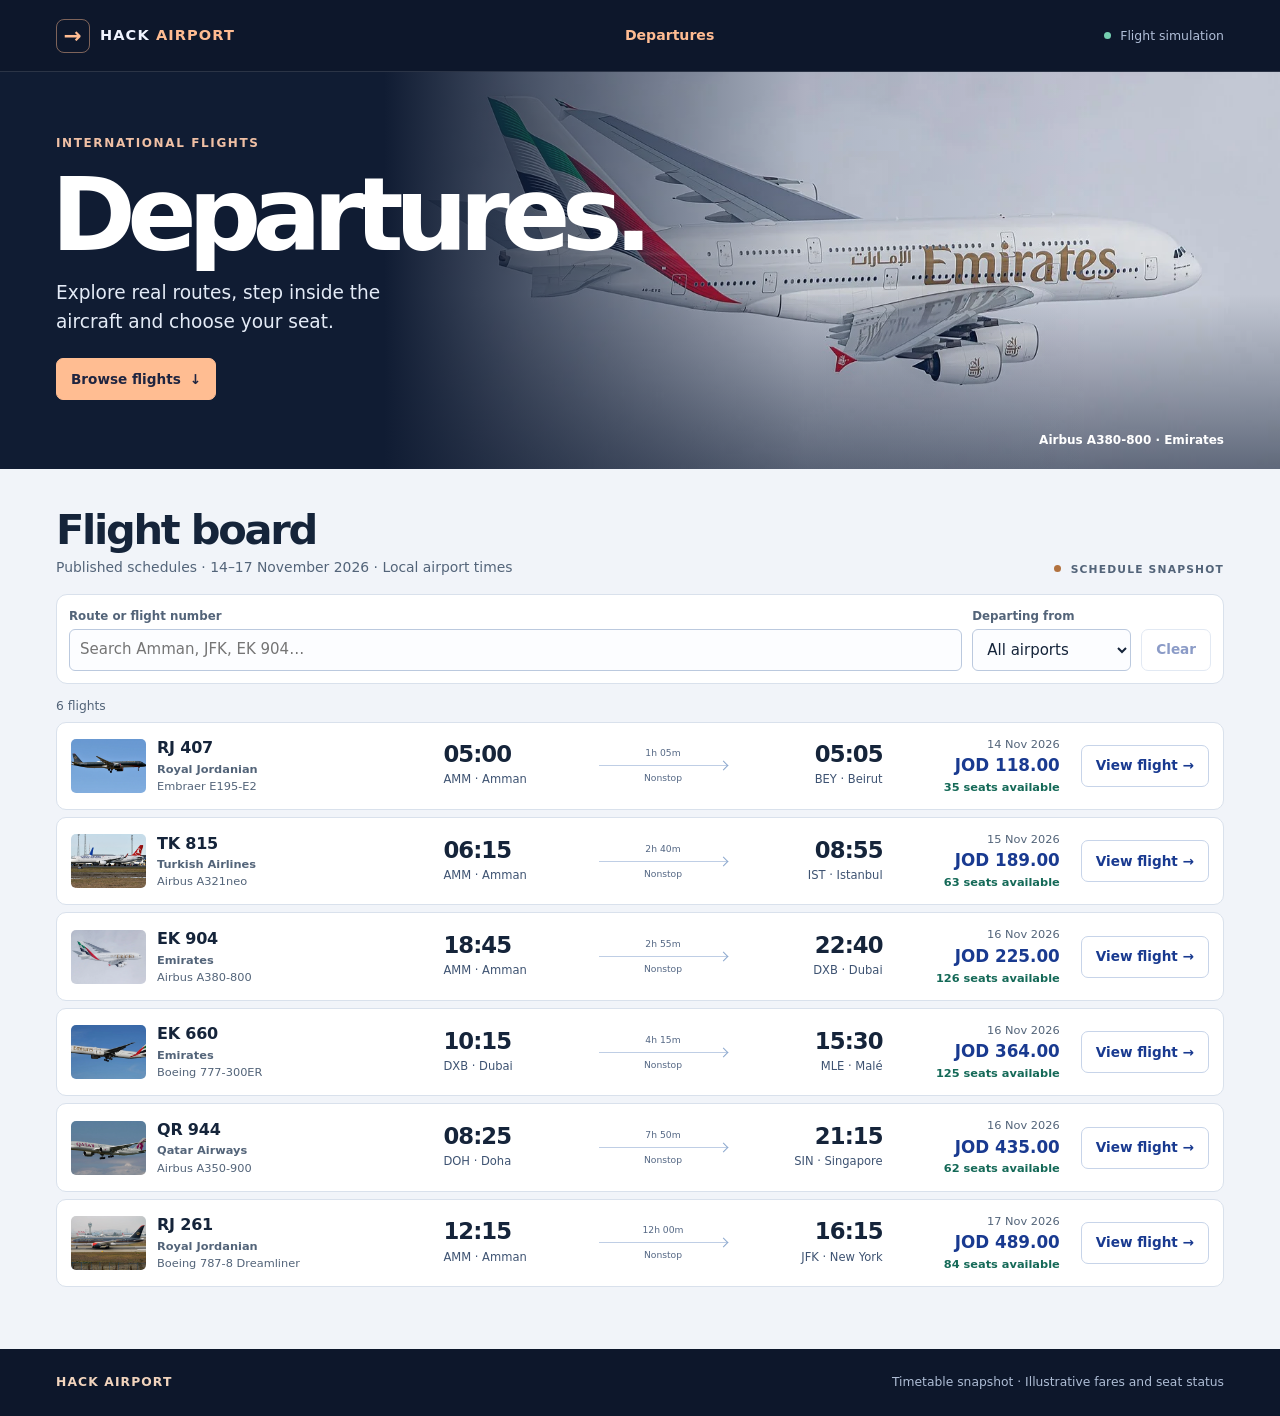
<file: projects/hack-airport-lab/index.html>
<!doctype html>
<html lang="en">
<head>
  <meta charset="utf-8">
  <meta name="viewport" content="width=device-width, initial-scale=1">
  <meta name="description" content="Browse published international flight examples and select a seat in an interactive aircraft cabin.">
  <meta name="theme-color" content="#101a2d">
  <title>Hack Airport · Departures</title>
  <link rel="stylesheet" href="assets/airport.css">
  <script defer src="assets/flights.js"></script>
  <script defer src="assets/booking.js"></script>
  <script defer src="assets/board.js"></script>
</head>
<body class="board-page">
  <a class="skip" href="#departures">Skip to departures</a>
  <header class="topbar">
    <div class="container nav">
      <a class="brand" href="index.html" aria-label="Hack Airport home"><span class="brand-mark" aria-hidden="true">→</span><span>HACK <b>AIRPORT</b></span></a>
      <nav aria-label="Main navigation"><a href="#departures" aria-current="page">Departures</a></nav>
      <span class="nav-status"><i></i> Flight simulation</span>
    </div>
  </header>
  <main>
    <section class="terminal-hero" aria-labelledby="page-title">
      <div id="hero-photo" class="hero-photo"></div>
      <div class="container terminal-inner">
        <div class="terminal-copy">
          <p class="terminal-label">INTERNATIONAL FLIGHTS</p>
          <h1 id="page-title">Departures.</h1>
          <p>Explore real routes, step inside the aircraft and choose your seat.</p>
          <a class="button primary" href="#departures">Browse flights <span aria-hidden="true">↓</span></a>
        </div>
        <div class="hero-caption" id="hero-caption"></div>
      </div>
    </section>
    <section id="departures" class="container departures" aria-labelledby="board-title">
      <div class="section-heading">
        <div><h2 id="board-title">Flight board</h2><p>Published schedules · 14–17 November 2026 · Local airport times</p></div>
        <span class="board-label"><i></i> SCHEDULE SNAPSHOT</span>
      </div>
      <div class="board-controls">
        <div class="search-field"><label for="flight-search">Route or flight number</label><input id="flight-search" type="search" placeholder="Search Amman, JFK, EK 904…" autocomplete="off"></div>
        <div><label for="origin-filter">Departing from</label><select id="origin-filter"><option value="">All airports</option></select></div>
        <button id="clear-filters" type="button" class="button secondary" disabled>Clear</button>
      </div>
      <p id="flight-count" class="flight-count" role="status"></p>
      <div id="flight-list" class="flight-list"></div>
      <noscript><p class="empty">Enable JavaScript to browse the schedules.</p></noscript>
    </section>
  </main>
  <footer class="site-footer"><div class="container"><a href="index.html">HACK AIRPORT</a><span>Timetable snapshot · Illustrative fares and seat status</span></div></footer>
</body>
</html>
</file>
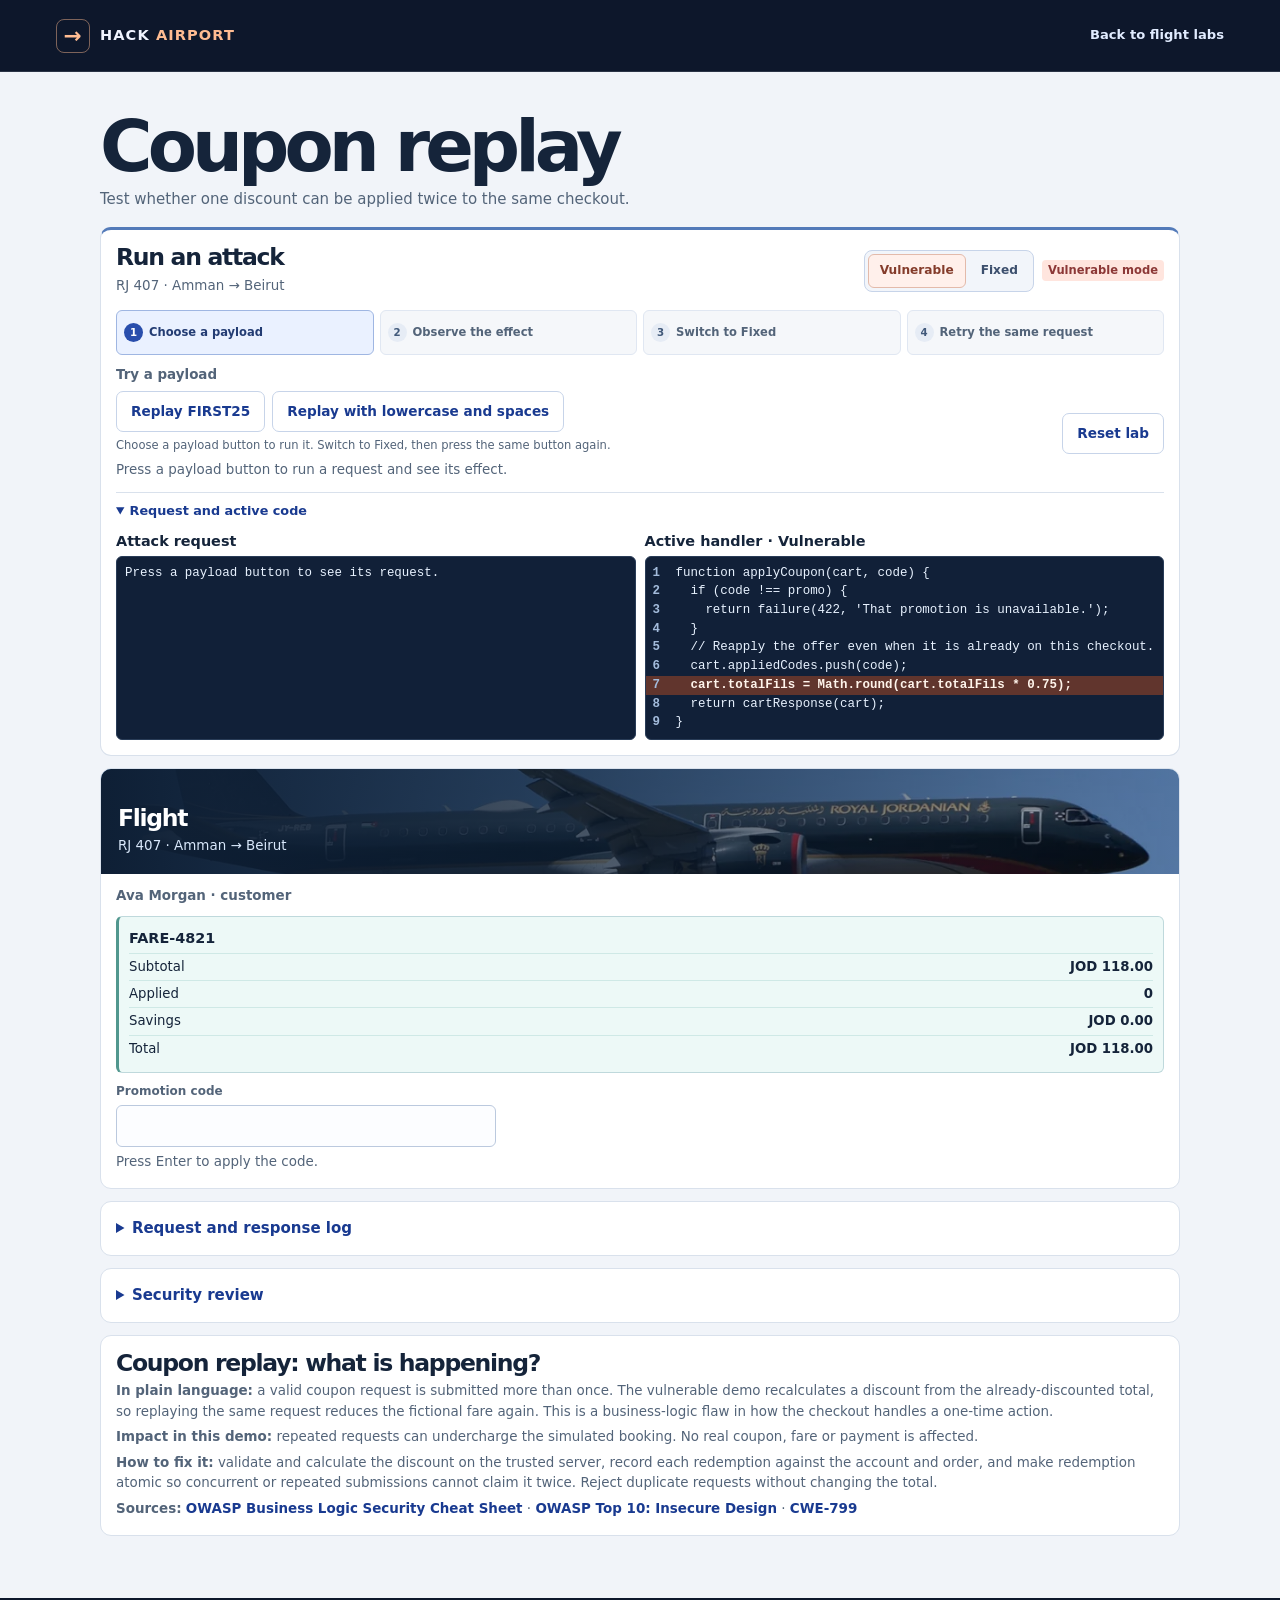
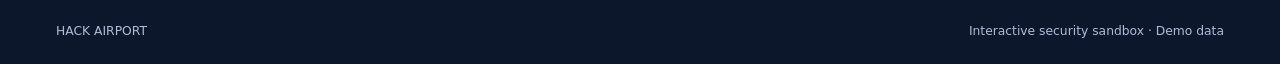
<file: projects/hack-airport-lab/checkout.html>
<!doctype html>
<html lang="en">
<head>
  <meta charset="utf-8">
  <meta name="viewport" content="width=device-width, initial-scale=1">
  <meta name="result-site" content="https://osamaalsmadi.github.io/osamaalsmadi/">
  <meta name="theme-color" content="#101315">
  <title>Flight checkout | Hack Airport</title>
  <link rel="stylesheet" href="assets/airport.css">
  <script defer src="assets/flights.js"></script>
  <script defer src="assets/security.js"></script>
  <script defer src="assets/labs.js"></script>
</head>
<body data-lab="coupon">
  <a class="skip" href="#main">Skip to content</a>
  <header class="topbar"><div class="container nav">
    <a href="index.html" class="brand" aria-label="Hack Airport home"><span class="brand-mark" aria-hidden="true">→</span><span>HACK <b>AIRPORT</b></span></a>
    <a class="lab-return" data-return href="index.html">Back to departures</a>
  </div></header>
  <main id="main" class="container lab-page">
    <section class="lab-title">
      <div><h1>Coupon replay</h1><p>Test whether one discount can be applied twice to the same checkout.</p></div>
    </section>
    <section class="lab-panel guided-lab" aria-labelledby="guided-title">
      <div class="guided-head">
        <div><h2 id="guided-title">Run an attack</h2><p id="guided-flight"></p></div>
        <div class="mode-controls">
          <div class="mode-switch" role="group" aria-label="Vulnerability mode">
            <button type="button" class="mode-choice" data-mode-select="vulnerable" aria-pressed="true">Vulnerable</button>
            <button type="button" class="mode-choice" data-mode-select="fixed" aria-pressed="false">Fixed</button>
          </div>
          <span id="mode-state" class="mode-badge" role="status">Vulnerable mode</span>
        </div>
      </div>
      <ol class="lab-steps" aria-label="Lab progress">
        <li aria-current="step"><span>1</span> Choose a payload</li>
        <li><span>2</span> Observe the effect</li>
        <li><span>3</span> Switch to Fixed</li>
        <li><span>4</span> Retry the same request</li>
      </ol>
      <div class="guided-controls">
        <div class="lab-field payload-field">
          <p id="attack-label" class="payload-label">Try a payload</p>
          <div id="attack-options" class="attack-options" role="group" aria-labelledby="attack-label"></div>
          <p class="payload-help">Choose a payload button to run it. Switch to Fixed, then press the same button again.</p>
        </div>
        <div class="lab-actions">
          <button type="button" class="button secondary" id="reset">Reset lab</button>
        </div>
      </div>
      <p id="attack-context" class="attack-context">Press a payload button to run a request and see its effect.</p>
      <div id="attack-result" class="attack-result" role="status" hidden><strong id="attack-verdict"></strong><span id="attack-message"></span></div>
      <div id="attack-effects" class="attack-effects" hidden>
        <div class="effect-card"><p id="effect-before-label">Before the request</p><strong id="effect-before-value"></strong><span id="effect-before-detail"></span></div>
        <div class="effect-card"><p id="effect-after-label">After the request</p><strong id="effect-after-value"></strong><span id="effect-after-detail"></span></div>
      </div>
      <section id="result-share" class="result-share" aria-labelledby="share-title" hidden>
        <div><h3 id="share-title">Result link</h3><p id="result-link-note"></p></div>
        <div class="lab-actions"><button type="button" id="copy-result" class="button secondary">Copy result link</button><a id="open-result" class="button secondary" href="index.html" target="_blank" rel="noopener">Open result →</a></div>
        <input id="result-url" aria-label="Result link" readonly><p id="copy-status" class="feedback" role="status"></p>
      </section>
      <details class="technical-workshop" open>
        <summary>Request and active code</summary>
        <div class="compare-columns guided-code">
          <div><h3>Attack request</h3><pre id="attack-code" class="request-text">Choose an attack to see the request.</pre></div>
          <div><h3 id="active-code-title">Active handler · Vulnerable</h3><pre class="code-view" id="active-code"></pre></div>
        </div>
      </details>
      <noscript><p>Enable JavaScript to run this lab.</p></noscript>
    </section>
    <section class="lab-panel lab-portal" aria-labelledby="portal-title">
      <div class="lab-portal-banner"><div><h2 id="portal-title">Flight</h2><p id="portal-flight"></p></div></div>
      <p class="lab-session" id="actor"></p>
      <div id="app-output" class="lab-receipt" aria-live="polite"></div>
      <form id="coupon-form" class="lab-field lab-inline">
          <label for="promo-code">Promotion code</label>
          <div><input id="promo-code" maxlength="24" required spellcheck="false" autocomplete="off"></div>
          <p>Press Enter to apply the code.</p>
          <p id="coupon-feedback" class="feedback" role="status"></p>
        </form>
    </section>
    <details class="lab-panel lab-inspector manual-inspector">
      <summary>Request and response log</summary>
      <div class="compare-columns">
        <div><h3>Latest request</h3><pre id="request-line" class="request-text">No request sent.</pre></div>
        <div><h3>Latest response <span class="response-status" id="response-status"></span></h3><pre class="response-text" id="response">No request sent.</pre></div>
      </div>
      <details class="request-console">
          <summary>Request console</summary>
          <div class="lab-field">
            <label for="request-editor">HTTP request</label>
            <textarea id="request-editor" rows="5" spellcheck="false" autocomplete="off" autocapitalize="off"></textarea>
            <p><kbd>Ctrl</kbd> + <kbd>Enter</kbd> to send. On Mac, use <kbd>⌘</kbd> + <kbd>Enter</kbd>.</p>
            <p id="request-error" class="feedback" role="status"></p>
          </div>
        </details>
      <details class="lab-hint"><summary>Request history</summary><ol id="request-history" class="lab-history"></ol></details>
    </details>
    <details class="lab-panel manual-review">
      <summary>Security review</summary>
      <p>Repeated applications of one offer lower the same checkout total. The vulnerable handler discounts the current total on each accepted request.</p>
      <p>CWE-799 · Related OWASP A06:2025</p>
    </details>
    <section class="lab-panel lab-comparison" id="comparison" aria-labelledby="comparison-title" hidden>
      <h2 id="comparison-title">Same request, before and after</h2>
      <pre class="request-text" id="compare-request"></pre>
      <div class="compare-columns"><div><h3>Before fix <span id="before-status" class="response-status"></span></h3><pre class="response-text" id="before-response"></pre></div>
      <div><h3>After fix <span id="after-status" class="response-status"></span></h3><pre class="response-text" id="after-response"></pre></div></div>
    </section>
    <section class="lab-panel lab-notes"><h2>Coupon replay: what is happening?</h2>
      <p><strong>In plain language:</strong> a valid coupon request is submitted more than once. The vulnerable demo recalculates a discount from the already-discounted total, so replaying the same request reduces the fictional fare again. This is a business-logic flaw in how the checkout handles a one-time action.</p>
      <p><strong>Impact in this demo:</strong> repeated requests can undercharge the simulated booking. No real coupon, fare or payment is affected.</p>
      <p><strong>How to fix it:</strong> validate and calculate the discount on the trusted server, record each redemption against the account and order, and make redemption atomic so concurrent or repeated submissions cannot claim it twice. Reject duplicate requests without changing the total.</p>
      <p class="source-links"><strong>Sources:</strong> <a href="https://cheatsheetseries.owasp.org/cheatsheets/Business_Logic_Security_Cheat_Sheet.html" target="_blank" rel="noopener">OWASP Business Logic Security Cheat Sheet</a> · <a href="https://owasp.org/Top10/2025/A06_2025-Insecure_Design/" target="_blank" rel="noopener">OWASP Top 10: Insecure Design</a> · <a href="https://cwe.mitre.org/data/definitions/799.html" target="_blank" rel="noopener">CWE-799</a></p>
    </section>
  </main>
  <footer class="site-footer"><div class="container"><span>HACK AIRPORT</span><p>Interactive security sandbox · Demo data</p></div></footer>
  <noscript><p class="no-js">Enable JavaScript to run this lab.</p></noscript>
</body>
</html>
</file>
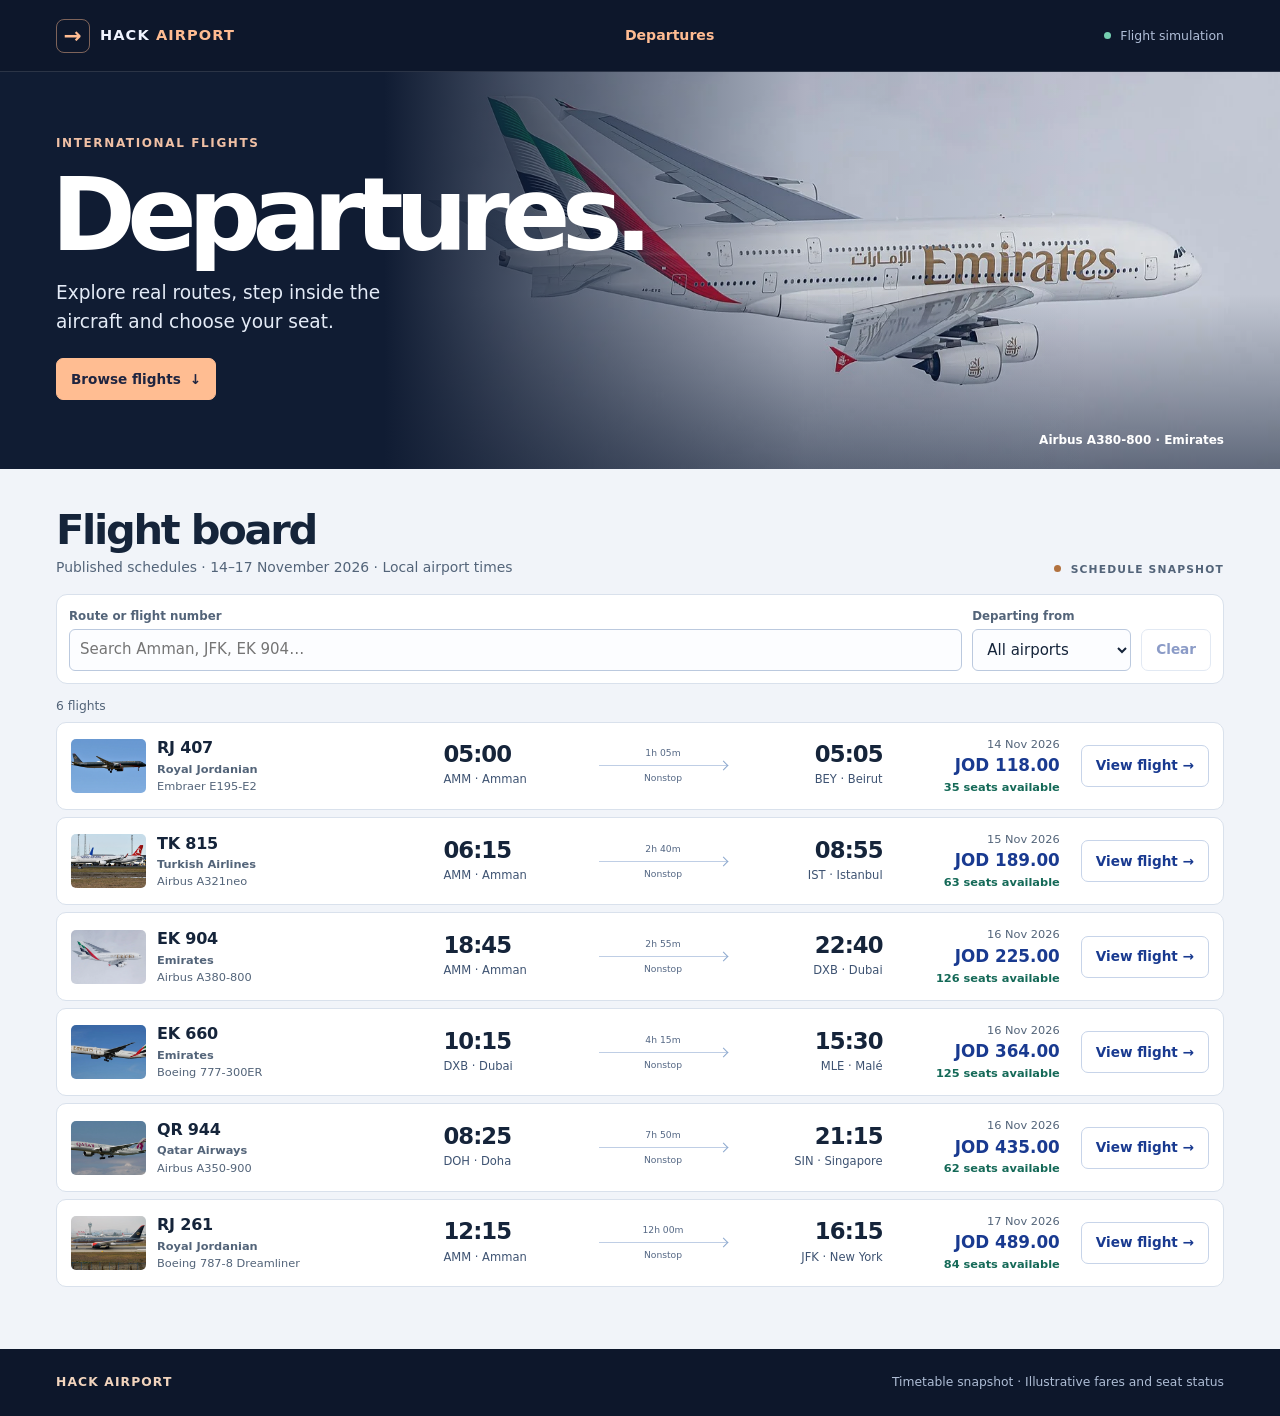
<file: projects/hack-airport-lab/flight.html>
<!doctype html>
<html lang="en">
<head>
  <meta charset="utf-8">
  <meta name="viewport" content="width=device-width, initial-scale=1">
  <meta name="theme-color" content="#101a2d">
  <title>Flight details · Hack Airport</title>
  <link rel="stylesheet" href="assets/airport.css">
  <script defer src="assets/flights.js"></script>
  <script defer src="assets/booking.js"></script>
  <script defer src="assets/cabin.js"></script>
  <script defer src="assets/flight-page.js"></script>
</head>
<body class="flight-page">
  <a class="skip" href="#main">Skip to flight</a>
  <header class="topbar"><div class="container nav">
    <a class="brand" href="index.html" aria-label="Hack Airport home"><span class="brand-mark" aria-hidden="true">→</span><span>HACK <b>AIRPORT</b></span></a>
    <nav aria-label="Main navigation"><a href="index.html#departures">Departures</a><a href="#my-trips">My trips</a></nav>
    <span class="nav-status"><i></i> Flight simulation</span>
  </div></header>
  <main id="main" class="container flight-main">
    <a href="index.html#departures" class="back-link">← All flights</a>
    <section class="itinerary" aria-labelledby="route-title">
      <div class="itinerary-title"><p id="flight-brand"></p><h1 id="route-title"></h1></div>
      <dl id="schedule" class="itinerary-data">
        <div><dt>Departure</dt><dd id="from"></dd><small id="departure-date"></small></div>
        <div><dt>Arrival</dt><dd id="to"></dd><small id="arrival-date"></small></div>
        <div><dt>Flight time</dt><dd id="duration"></dd><small>Nonstop</small></div>
      </dl>
    </section>
    <section class="aircraft-showcase compact-aircraft" aria-labelledby="aircraft-title">
      <img id="aircraft-image" alt="" decoding="async">
      <div class="compact-aircraft-info"><h2 id="aircraft-title"></h2><p id="aircraft-subtitle"></p>
        <a id="photo-source" target="_blank" rel="noopener">Exterior photo credit →</a></div>
      <dl class="aircraft-inventory" aria-label="Aircraft-wide seat availability">
        <div><dd id="aircraft-open"></dd><dt>Available</dt></div>
        <div><dd id="aircraft-vip"></dd><dt>VIP available</dt></div>
        <div><dd id="aircraft-booked"></dd><dt>Booked</dt></div>
      </dl>
    </section>
    <section id="cabin" class="cabin-section" aria-labelledby="cabin-title">
      <div class="section-heading"><div><h2 id="cabin-title" tabindex="-1">Choose your seat</h2><p id="layout-detail"></p></div><a id="seat-source" class="source-link" target="_blank" rel="noopener">Published seat map →</a></div>
      <div id="cabin-grid" class="cabin-grid">
        <div class="cabin-panel">
          <div class="cabin-toolbar">
            <div class="control" id="deck-field" hidden><label for="deck-select">Deck</label><select id="deck-select"></select></div>
            <div class="control" id="zone-field" hidden><label for="zone-select">Rows in 3D walkthrough</label><select id="zone-select"></select></div>
            <nav id="deck-links" class="deck-links" aria-label="Jump to deck"></nav>
            <div class="view-switch" role="group" aria-label="Seat map format">
              <button type="button" data-format="full" aria-pressed="true">Full cabin</button><button type="button" data-format="fit" aria-pressed="false">Fit aircraft</button><button type="button" data-format="3d" aria-pressed="false">3D walkthrough</button><button type="button" data-format="2d" aria-pressed="false">2D map</button>
            </div>
          </div>
          <div class="seat-legend" aria-label="Seat availability legend">
            <span><i class="available"></i> Available</span><span><i class="vip"></i> VIP available</span><span><i class="booked"></i> Booked</span><span><i class="selected"></i> Selected</span>
            <strong id="availability" role="status"></strong>
          </div>
          <div id="render-full" class="whole-cabin"></div>
          <div id="render-3d" hidden>
            <div class="camera-bar" role="group" aria-label="Camera views">
              <button type="button" data-camera="overview" aria-pressed="true">Cabin overview</button>
              <button type="button" data-camera="aisle" aria-pressed="false">Aisle view</button>
              <button type="button" data-camera="seat" aria-pressed="false" disabled>View from seat</button>
            </div>
            <div class="cabin-viewport">
              <canvas id="cabin-canvas" aria-hidden="true"></canvas>
              <div id="hotspots" role="group" aria-label="Aircraft seats in the current rows"></div>
              <span id="camera-caption" class="camera-caption">Cabin overview</span>
            </div>
            <div class="cabin-paging"><button type="button" id="prev-zone" class="button secondary">← Previous rows</button><span id="zone-summary"></span><button type="button" id="next-zone" class="button secondary">Next rows →</button></div>
          </div>
          <div id="render-2d" class="flat-cabin" hidden></div>
        </div>
        <aside class="seat-tools" aria-label="Seat selection and cabin classes">
          <section class="booking-summary">
            <p id="seat-kicker" class="seat-location">NO SEAT SELECTED</p>
            <h3>Your trip</h3>
            <p id="seat-message">Pick an available seat on the cabin map.</p>
            <dl id="seat-details" class="fare-lines" hidden>
              <div><dt>Seat</dt><dd id="selected-seat"></dd></div>
              <div><dt>Travel class</dt><dd id="selected-class"></dd></div>
              <div><dt>Demo fare</dt><dd id="selected-fare"></dd></div>
            </dl>
            <button id="preview-seat" class="button secondary wide" type="button" disabled>View from this seat</button>
            <button id="continue-booking" class="button primary wide" type="button" disabled>Continue to booking →</button>
            <p id="booking-feedback" class="feedback" role="status"></p>
          </section>
          <section class="cabin-classes" aria-labelledby="class-title">
            <h3 id="class-title">Cabin classes</h3>
            <div id="class-list"></div>
          </section>
          <figure id="inside-photo" class="inside-photo" hidden>
            <img id="inside-image" loading="lazy" alt="">
            <figcaption><span id="inside-caption"></span><a id="inside-source" target="_blank" rel="noopener">Photo credit →</a></figcaption>
          </figure>
        </aside>
      </div>
    </section>
    <section id="my-trips" class="trips-section" aria-labelledby="trips-title">
      <div class="section-heading"><div><h2 id="trips-title">My trips</h2><p>Confirmed bookings saved in this browser.</p></div></div>
      <div id="trip-list" class="trip-list"></div>
    </section>
    <section id="security-labs" class="flight-labs" aria-labelledby="security-title">
      <div class="section-heading"><div><h2 id="security-title">Security labs</h2><p>Run an attack on this flight’s demo records, apply the fix, then run the same request again.</p></div></div>
      <div class="flight-lab-grid">
        <article><h3>Boarding pass IDOR</h3><p>Use another passenger’s reference with your current session.</p><a class="button secondary" data-lab-link href="ticket.html">Open IDOR lab →</a></article>
        <article><h3>Unauthorized fare access</h3><p>Read or change a fare from a customer session.</p><a class="button secondary" data-lab-link href="operations.html">Open access control lab →</a></article>
        <article><h3>Coupon replay</h3><p>Repeat a discount request on the same checkout.</p><a class="button secondary" data-lab-link href="checkout.html">Open coupon lab →</a></article>
      </div>
    </section>
    <details class="flight-sources"><summary>About this schedule and cabin</summary><p>This flight entry uses published local times for the shown date. The cabin follows the linked operator configuration, where variants can differ by aircraft assignment. The 3D scene is a reconstruction. Availability, fares and payments are simulated.</p><a id="schedule-source" target="_blank" rel="noopener">Published schedule →</a></details>
  </main>
  <dialog id="payment-dialog" class="payment-dialog" aria-labelledby="payment-title">
    <form id="payment-form">
      <div class="dialog-head"><div><h2 id="payment-title">Confirm your trip</h2><p id="payment-seat"></p></div><button id="cancel-booking" type="button" class="button secondary" aria-label="Close booking">×</button></div>
      <div class="payment-fields">
        <label>Passenger name<input id="passenger" autocomplete="off" required maxlength="70" placeholder="Name for the demo boarding pass"></label>
        <label>Extras<select id="extras"><option value="">No extras</option><option value="meal">In-flight meal · JOD 12</option><option value="bag">Checked bag · JOD 35</option><option value="both">Meal + bag · JOD 47</option></select></label>
        <label>Payment method<select id="payment-method"><option value="card">Demo card</option><option value="wallet">Demo mobile wallet</option></select></label>
        <label>Simulation outcome<select id="payment-outcome"><option value="approve">Approve payment</option><option value="decline">Decline payment</option></select></label>
      </div>
      <div class="promo"><label for="promo-code">Promotion code</label><div><input id="promo-code" maxlength="24" autocomplete="off" placeholder="FIRST25"><button id="apply-promotion" type="button" class="button secondary">Apply</button></div><p id="promo-feedback" class="feedback" role="status"></p></div>
      <div class="checkout-total"><span>Total demo fare</span><strong id="payment-total"></strong></div>
      <button class="button primary wide" type="submit">Confirm demo payment →</button>
      <p id="payment-feedback" class="feedback" role="status"></p>
    </form>
  </dialog>
  <footer class="site-footer"><div class="container"><a href="index.html">HACK AIRPORT</a><span>Flight and security simulation</span></div></footer>
</body>
</html>
</file>
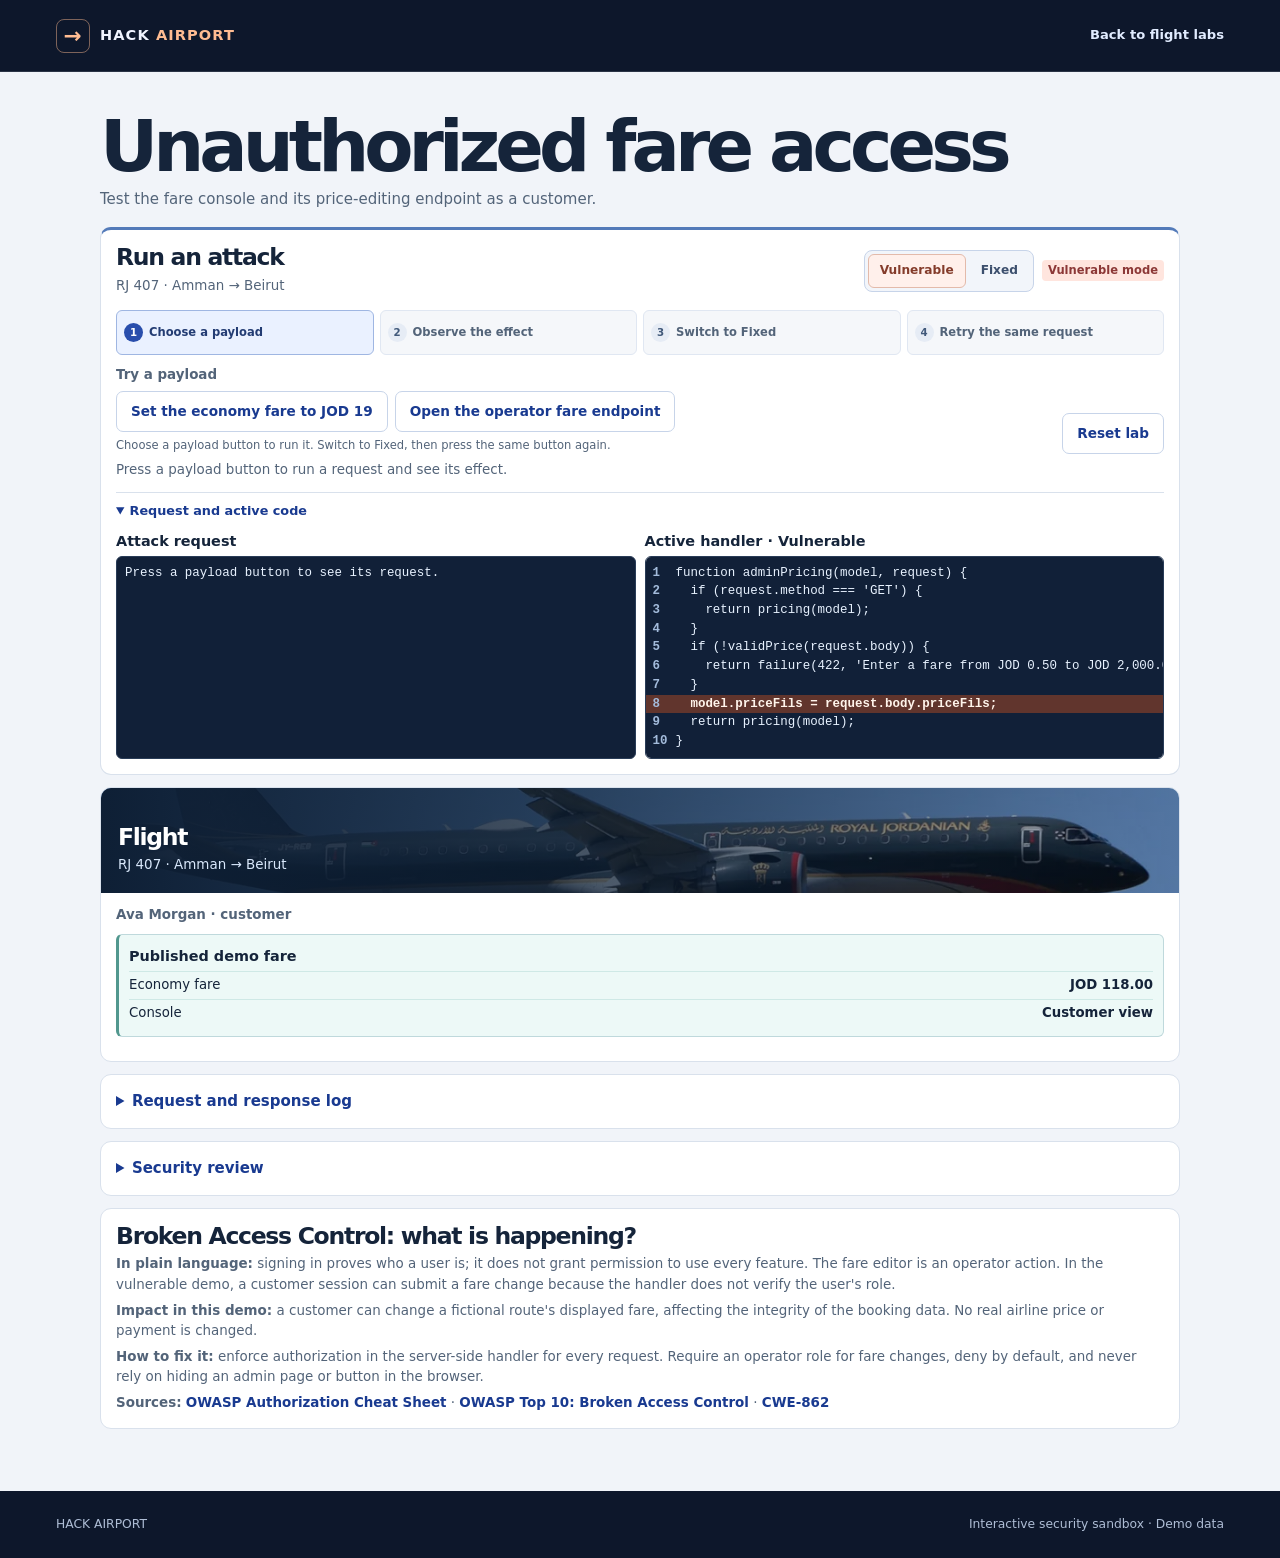
<file: projects/hack-airport-lab/operations.html>
<!doctype html>
<html lang="en">
<head>
  <meta charset="utf-8">
  <meta name="viewport" content="width=device-width, initial-scale=1">
  <meta name="result-site" content="https://osamaalsmadi.github.io/osamaalsmadi/">
  <meta name="theme-color" content="#101315">
  <title>Flight operations | Hack Airport</title>
  <link rel="stylesheet" href="assets/airport.css">
  <script defer src="assets/flights.js"></script>
  <script defer src="assets/security.js"></script>
  <script defer src="assets/labs.js"></script>
</head>
<body data-lab="admin">
  <a class="skip" href="#main">Skip to content</a>
  <header class="topbar"><div class="container nav">
    <a href="index.html" class="brand" aria-label="Hack Airport home"><span class="brand-mark" aria-hidden="true">→</span><span>HACK <b>AIRPORT</b></span></a>
    <a class="lab-return" data-return href="index.html">Back to departures</a>
  </div></header>
  <main id="main" class="container lab-page">
    <section class="lab-title">
      <div><h1>Unauthorized fare access</h1><p>Test the fare console and its price-editing endpoint as a customer.</p></div>
    </section>
    <section class="lab-panel guided-lab" aria-labelledby="guided-title">
      <div class="guided-head">
        <div><h2 id="guided-title">Run an attack</h2><p id="guided-flight"></p></div>
        <div class="mode-controls">
          <div class="mode-switch" role="group" aria-label="Vulnerability mode">
            <button type="button" class="mode-choice" data-mode-select="vulnerable" aria-pressed="true">Vulnerable</button>
            <button type="button" class="mode-choice" data-mode-select="fixed" aria-pressed="false">Fixed</button>
          </div>
          <span id="mode-state" class="mode-badge" role="status">Vulnerable mode</span>
        </div>
      </div>
      <ol class="lab-steps" aria-label="Lab progress">
        <li aria-current="step"><span>1</span> Choose a payload</li>
        <li><span>2</span> Observe the effect</li>
        <li><span>3</span> Switch to Fixed</li>
        <li><span>4</span> Retry the same request</li>
      </ol>
      <div class="guided-controls">
        <div class="lab-field payload-field">
          <p id="attack-label" class="payload-label">Try a payload</p>
          <div id="attack-options" class="attack-options" role="group" aria-labelledby="attack-label"></div>
          <p class="payload-help">Choose a payload button to run it. Switch to Fixed, then press the same button again.</p>
        </div>
        <div class="lab-actions">
          <button type="button" class="button secondary" id="reset">Reset lab</button>
        </div>
      </div>
      <p id="attack-context" class="attack-context">Press a payload button to run a request and see its effect.</p>
      <div id="attack-result" class="attack-result" role="status" hidden><strong id="attack-verdict"></strong><span id="attack-message"></span></div>
      <div id="attack-effects" class="attack-effects" hidden>
        <div class="effect-card"><p id="effect-before-label">Before the request</p><strong id="effect-before-value"></strong><span id="effect-before-detail"></span></div>
        <div class="effect-card"><p id="effect-after-label">After the request</p><strong id="effect-after-value"></strong><span id="effect-after-detail"></span></div>
      </div>
      <section id="result-share" class="result-share" aria-labelledby="share-title" hidden>
        <div><h3 id="share-title">Result link</h3><p id="result-link-note"></p></div>
        <div class="lab-actions"><button type="button" id="copy-result" class="button secondary">Copy result link</button><a id="open-result" class="button secondary" href="index.html" target="_blank" rel="noopener">Open result →</a></div>
        <input id="result-url" aria-label="Result link" readonly><p id="copy-status" class="feedback" role="status"></p>
      </section>
      <details class="technical-workshop" open>
        <summary>Request and active code</summary>
        <div class="compare-columns guided-code">
          <div><h3>Attack request</h3><pre id="attack-code" class="request-text">Choose an attack to see the request.</pre></div>
          <div><h3 id="active-code-title">Active handler · Vulnerable</h3><pre class="code-view" id="active-code"></pre></div>
        </div>
      </details>
      <noscript><p>Enable JavaScript to run this lab.</p></noscript>
    </section>
    <section class="lab-panel lab-portal" aria-labelledby="portal-title">
      <div class="lab-portal-banner"><div><h2 id="portal-title">Flight</h2><p id="portal-flight"></p></div></div>
      <p class="lab-session" id="actor"></p>
      <div id="app-output" class="lab-receipt" aria-live="polite"></div>
      <form id="price-form" class="lab-field lab-inline" hidden>
          <label for="new-price">New ticket price in JOD</label>
          <div><input id="new-price" type="number" min="0.50" max="2000" step="0.001" required placeholder="e.g. 19.00"></div>
          <p>Press Enter to save the fare.</p>
        </form>
    </section>
    <details class="lab-panel lab-inspector manual-inspector">
      <summary>Request and response log</summary>
      <div class="compare-columns">
        <div><h3>Latest request</h3><pre id="request-line" class="request-text">No request sent.</pre></div>
        <div><h3>Latest response <span class="response-status" id="response-status"></span></h3><pre class="response-text" id="response">No request sent.</pre></div>
      </div>
      <details class="lab-hint"><summary>Request history</summary><ol id="request-history" class="lab-history"></ol></details>
    </details>
    <details class="lab-panel manual-review">
      <summary>Security review</summary>
      <p>The pricing route accepts requests from a customer session. The vulnerable handler omits an operator role check.</p>
      <p>CWE-862 · OWASP A01:2025</p>
      <div id="identity-tools" class="lab-field review-identity" hidden>
          <label for="demo-role">Demo session</label>
          <select id="demo-role">
            <option value="buyer">Ava Morgan · Customer</option>
            <option value="operator">Kit Ellis · Operator</option>
          </select>
        </div>
    </details>
    <section class="lab-panel lab-comparison" id="comparison" aria-labelledby="comparison-title" hidden>
      <h2 id="comparison-title">Same request, before and after</h2>
      <pre class="request-text" id="compare-request"></pre>
      <div class="compare-columns"><div><h3>Before fix <span id="before-status" class="response-status"></span></h3><pre class="response-text" id="before-response"></pre></div>
      <div><h3>After fix <span id="after-status" class="response-status"></span></h3><pre class="response-text" id="after-response"></pre></div></div>
    </section>
    <section class="lab-panel lab-notes"><h2>Broken Access Control: what is happening?</h2>
      <p><strong>In plain language:</strong> signing in proves who a user is; it does not grant permission to use every feature. The fare editor is an operator action. In the vulnerable demo, a customer session can submit a fare change because the handler does not verify the user's role.</p>
      <p><strong>Impact in this demo:</strong> a customer can change a fictional route's displayed fare, affecting the integrity of the booking data. No real airline price or payment is changed.</p>
      <p><strong>How to fix it:</strong> enforce authorization in the server-side handler for every request. Require an operator role for fare changes, deny by default, and never rely on hiding an admin page or button in the browser.</p>
      <p class="source-links"><strong>Sources:</strong> <a href="https://cheatsheetseries.owasp.org/cheatsheets/Authorization_Cheat_Sheet.html" target="_blank" rel="noopener">OWASP Authorization Cheat Sheet</a> · <a href="https://owasp.org/Top10/2025/A01_2025-Broken_Access_Control/" target="_blank" rel="noopener">OWASP Top 10: Broken Access Control</a> · <a href="https://cwe.mitre.org/data/definitions/862.html" target="_blank" rel="noopener">CWE-862</a></p>
    </section>
  </main>
  <footer class="site-footer"><div class="container"><span>HACK AIRPORT</span><p>Interactive security sandbox · Demo data</p></div></footer>
  <noscript><p class="no-js">Enable JavaScript to run this lab.</p></noscript>
</body>
</html>
</file>
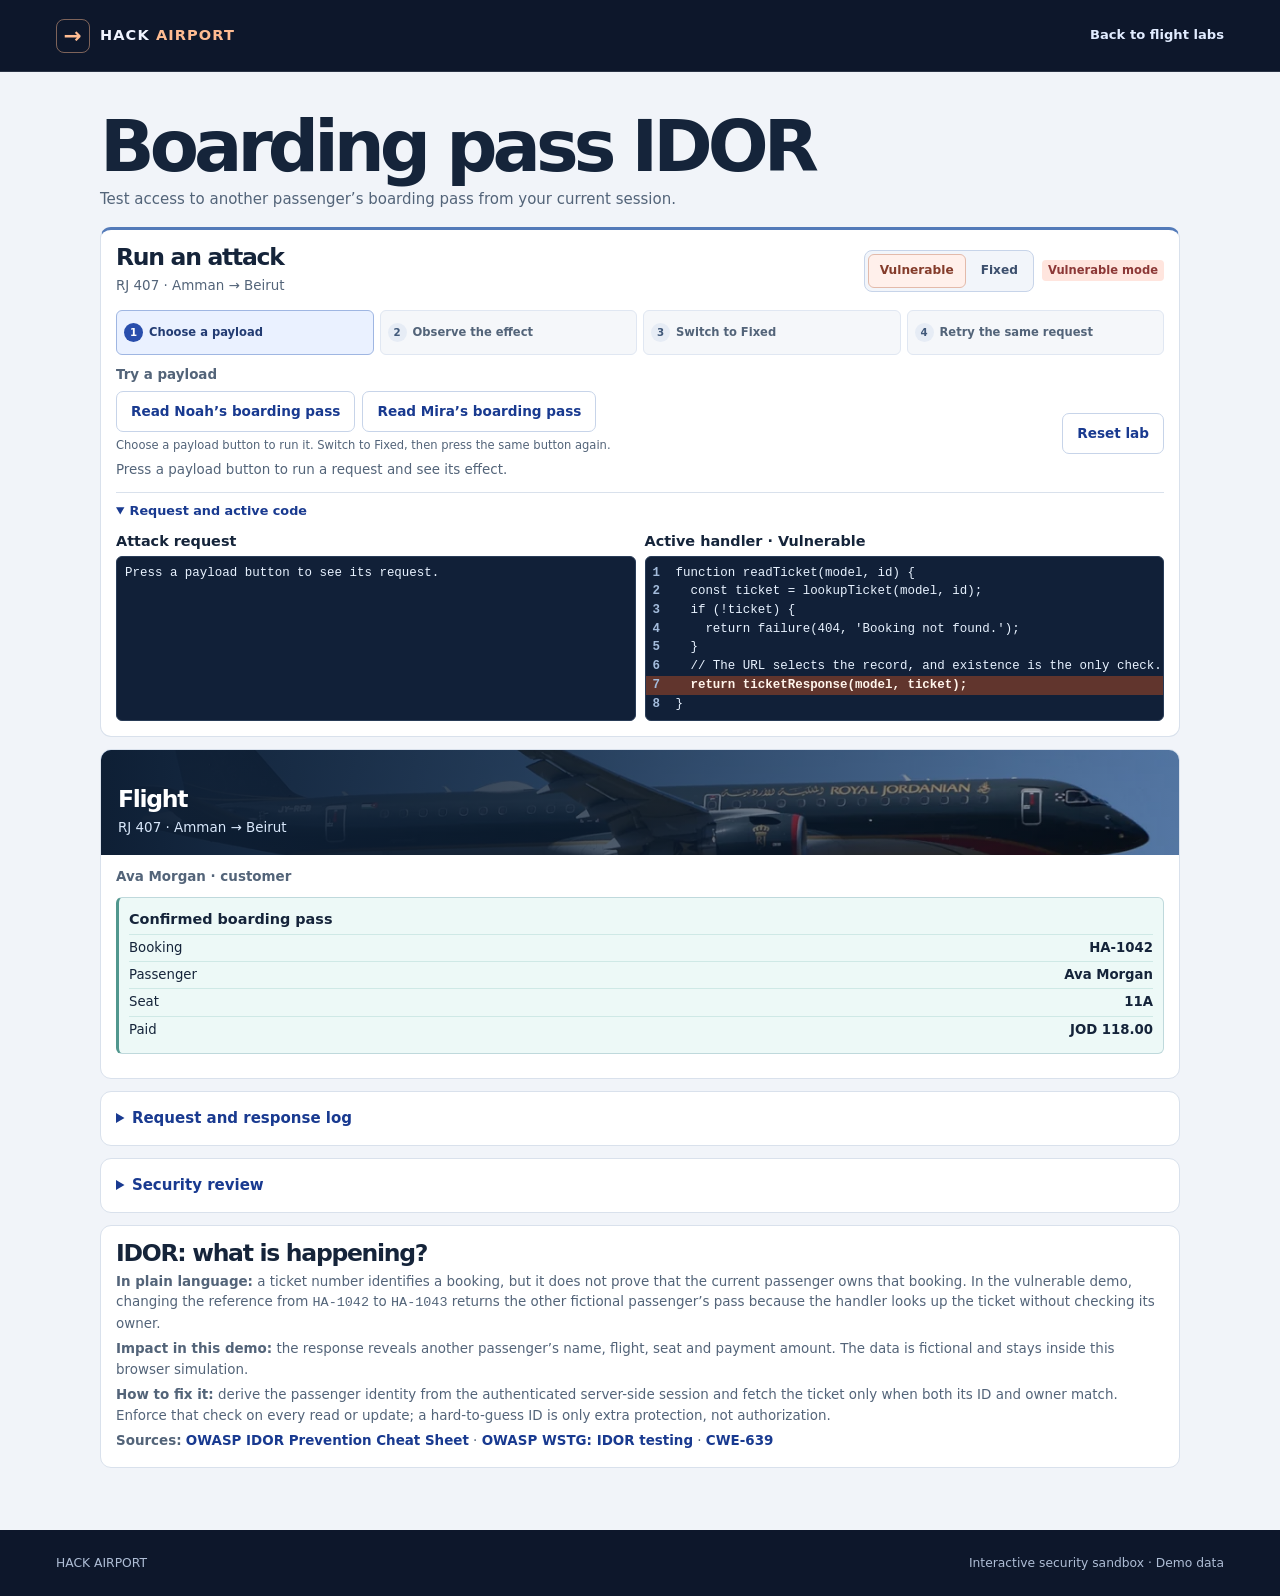
<file: projects/hack-airport-lab/ticket.html>
<!doctype html>
<html lang="en">
<head>
  <meta charset="utf-8">
  <meta name="viewport" content="width=device-width, initial-scale=1">
  <meta name="result-site" content="https://osamaalsmadi.github.io/osamaalsmadi/">
  <meta name="theme-color" content="#101315">
  <title>Boarding pass | Hack Airport</title>
  <link rel="stylesheet" href="assets/airport.css">
  <script defer src="assets/flights.js"></script>
  <script defer src="assets/security.js"></script>
  <script defer src="assets/labs.js"></script>
</head>
<body data-lab="idor">
  <a class="skip" href="#main">Skip to content</a>
  <header class="topbar"><div class="container nav">
    <a href="index.html" class="brand" aria-label="Hack Airport home"><span class="brand-mark" aria-hidden="true">→</span><span>HACK <b>AIRPORT</b></span></a>
    <a class="lab-return" data-return href="index.html">Back to departures</a>
  </div></header>
  <main id="main" class="container lab-page">
    <section class="lab-title">
      <div><h1>Boarding pass IDOR</h1><p>Test access to another passenger’s boarding pass from your current session.</p></div>
    </section>
    <section class="lab-panel guided-lab" aria-labelledby="guided-title">
      <div class="guided-head">
        <div><h2 id="guided-title">Run an attack</h2><p id="guided-flight"></p></div>
        <div class="mode-controls">
          <div class="mode-switch" role="group" aria-label="Vulnerability mode">
            <button type="button" class="mode-choice" data-mode-select="vulnerable" aria-pressed="true">Vulnerable</button>
            <button type="button" class="mode-choice" data-mode-select="fixed" aria-pressed="false">Fixed</button>
          </div>
          <span id="mode-state" class="mode-badge" role="status">Vulnerable mode</span>
        </div>
      </div>
      <ol class="lab-steps" aria-label="Lab progress">
        <li aria-current="step"><span>1</span> Choose a payload</li>
        <li><span>2</span> Observe the effect</li>
        <li><span>3</span> Switch to Fixed</li>
        <li><span>4</span> Retry the same request</li>
      </ol>
      <div class="guided-controls">
        <div class="lab-field payload-field">
          <p id="attack-label" class="payload-label">Try a payload</p>
          <div id="attack-options" class="attack-options" role="group" aria-labelledby="attack-label"></div>
          <p class="payload-help">Choose a payload button to run it. Switch to Fixed, then press the same button again.</p>
        </div>
        <div class="lab-actions">
          <button type="button" class="button secondary" id="reset">Reset lab</button>
        </div>
      </div>
      <p id="attack-context" class="attack-context">Press a payload button to run a request and see its effect.</p>
      <div id="attack-result" class="attack-result" role="status" hidden><strong id="attack-verdict"></strong><span id="attack-message"></span></div>
      <div id="attack-effects" class="attack-effects" hidden>
        <div class="effect-card"><p id="effect-before-label">Before the request</p><strong id="effect-before-value"></strong><span id="effect-before-detail"></span></div>
        <div class="effect-card"><p id="effect-after-label">After the request</p><strong id="effect-after-value"></strong><span id="effect-after-detail"></span></div>
      </div>
      <section id="result-share" class="result-share" aria-labelledby="share-title" hidden>
        <div><h3 id="share-title">Result link</h3><p id="result-link-note"></p></div>
        <div class="lab-actions"><button type="button" id="copy-result" class="button secondary">Copy result link</button><a id="open-result" class="button secondary" href="index.html" target="_blank" rel="noopener">Open result →</a></div>
        <input id="result-url" aria-label="Result link" readonly><p id="copy-status" class="feedback" role="status"></p>
      </section>
      <details class="technical-workshop" open>
        <summary>Request and active code</summary>
        <div class="compare-columns guided-code">
          <div><h3>Attack request</h3><pre id="attack-code" class="request-text">Choose an attack to see the request.</pre></div>
          <div><h3 id="active-code-title">Active handler · Vulnerable</h3><pre class="code-view" id="active-code"></pre></div>
        </div>
      </details>
      <noscript><p>Enable JavaScript to run this lab.</p></noscript>
    </section>
    <section class="lab-panel lab-portal" aria-labelledby="portal-title">
      <div class="lab-portal-banner"><div><h2 id="portal-title">Flight</h2><p id="portal-flight"></p></div></div>
      <p class="lab-session" id="actor"></p>
      <div id="app-output" class="lab-receipt" aria-live="polite"></div>
      
    </section>
    <details class="lab-panel lab-inspector manual-inspector">
      <summary>Request and response log</summary>
      <div class="compare-columns">
        <div><h3>Latest request</h3><pre id="request-line" class="request-text">No request sent.</pre></div>
        <div><h3>Latest response <span class="response-status" id="response-status"></span></h3><pre class="response-text" id="response">No request sent.</pre></div>
      </div>
      
      <details class="lab-hint"><summary>Request history</summary><ol id="request-history" class="lab-history"></ol></details>
    </details>
    <details class="lab-panel manual-review">
      <summary>Security review</summary>
      <p>A booking read trusts a reference supplied in the URL. The vulnerable handler returns the matching ticket before checking who owns it.</p>
      <p>CWE-639 · OWASP A01:2025</p>
    </details>
    <section class="lab-panel lab-comparison" id="comparison" aria-labelledby="comparison-title" hidden>
      <h2 id="comparison-title">Same request, before and after</h2>
      <pre class="request-text" id="compare-request"></pre>
      <div class="compare-columns"><div><h3>Before fix <span id="before-status" class="response-status"></span></h3><pre class="response-text" id="before-response"></pre></div>
      <div><h3>After fix <span id="after-status" class="response-status"></span></h3><pre class="response-text" id="after-response"></pre></div></div>
    </section>
    <section class="lab-panel lab-notes"><h2>IDOR: what is happening?</h2>
      <p><strong>In plain language:</strong> a ticket number identifies a booking, but it does not prove that the current passenger owns that booking. In the vulnerable demo, changing the reference from <code>HA-1042</code> to <code>HA-1043</code> returns the other fictional passenger’s pass because the handler looks up the ticket without checking its owner.</p>
      <p><strong>Impact in this demo:</strong> the response reveals another passenger’s name, flight, seat and payment amount. The data is fictional and stays inside this browser simulation.</p>
      <p><strong>How to fix it:</strong> derive the passenger identity from the authenticated server-side session and fetch the ticket only when both its ID and owner match. Enforce that check on every read or update; a hard-to-guess ID is only extra protection, not authorization.</p>
      <p class="source-links"><strong>Sources:</strong> <a href="https://cheatsheetseries.owasp.org/cheatsheets/Insecure_Direct_Object_Reference_Prevention_Cheat_Sheet.html" target="_blank" rel="noopener">OWASP IDOR Prevention Cheat Sheet</a> · <a href="https://owasp.org/www-project-web-security-testing-guide/latest/4-Web_Application_Security_Testing/05-Authorization_Testing/04-Testing_for_Insecure_Direct_Object_References" target="_blank" rel="noopener">OWASP WSTG: IDOR testing</a> · <a href="https://cwe.mitre.org/data/definitions/639.html" target="_blank" rel="noopener">CWE-639</a></p>
    </section>
  </main>
  <footer class="site-footer"><div class="container"><span>HACK AIRPORT</span><p>Interactive security sandbox · Demo data</p></div></footer>
  <noscript><p class="no-js">Enable JavaScript to run this lab.</p></noscript>
</body>
</html>
</file>
<file: projects/hack-airport-lab/assets/airport.css>
:root {
  color-scheme: light;
  --paper: #f1f4f9;
  --surface: #fff;
  --navy: #101c33;
  --navy-deep: #0d172b;
  --ink: #15243a;
  --muted: #536479;
  --line: #d9e1ec;
  --blue: #294eac;
  --blue-dark: #193a90;
  --blue-soft: #eaf0ff;
  --coral: #ffb788;
  --green: #177c76;
  --red: #a43f42;
  font-family: "Instrument Sans", "Inter", system-ui, sans-serif;
}
* { box-sizing: border-box }
[hidden] { display: none !important }
html { scroll-padding-top: 24px }
body { margin: 0; color: var(--ink); background: var(--paper); font-size: 15px; line-height: 1.53 }
h1,h2,h3,p,dl,dd { margin: 0 }
a { color: inherit; text-decoration: none }
button,input,select,textarea { font: inherit }
button { cursor: pointer }
button:disabled { cursor: not-allowed }
button,a,input,select,summary,textarea { -webkit-tap-highlight-color: transparent }
:focus-visible { outline: 3px solid #3065e6; outline-offset: 4px }
.container { width: min(1280px,calc(100% - 112px)); margin-inline: auto }
.skip { position: absolute; top: 6px; left: 12px; z-index: 20; padding: 8px 14px; color: var(--ink); background: white; transform: translateY(-160%) }
.skip:focus { transform: none }
.topbar { background: var(--navy-deep); color: #f0f4ff; border-bottom: 1px solid #ffffff20 }
.nav { display: flex; min-height: 71px; gap: 28px; align-items: center; justify-content: space-between }
.brand { display: inline-flex; align-items: center; flex-shrink: 0; gap: 10px; font-size: .91rem; font-weight: 550; letter-spacing: .075em }
.brand b { color: #ffbc92; font-weight: 800 }
.brand-mark { width: 34px; height: 34px; display: grid; place-items: center; border: 1px solid #ffbc9276; color: #ffbc92; border-radius: 8px; font-size: 1.35rem; line-height: 1 }
.nav nav { display: flex; gap: 23px; align-items: center; font-size: .88rem; font-weight: 600 }
.nav nav a:hover,.nav nav a[aria-current="page"] { color: #ffbc92 }
.nav-status { font-size: .78rem; white-space: nowrap; color: #b0bed7 }
.nav-status i,.board-label i { display: inline-block; width: 7px; height: 7px; margin-right: 5px; border-radius: 100%; background: #75cfb1; vertical-align: 1px }
.button { display: inline-flex; align-items: center; justify-content: center; gap: 9px; min-height: 42px; padding: 7px 14px; border: 1px solid transparent; border-radius: 7px; font-size: .85rem; font-weight: 750; line-height: 1.25; text-align: center; white-space: nowrap; transition: background .15s, border-color .15s, color .15s }
.button.primary { background: var(--blue); color: #fff }
.button.primary:hover:not(:disabled) { background: var(--blue-dark) }
.button.secondary { border-color: #c7d4e9; color: var(--blue-dark); background: #fff }
.button.secondary:hover:not(:disabled) { border-color: var(--blue); background: var(--blue-soft) }
.button:disabled { opacity: .5 }
.button.wide { width: 100% }
.terminal-hero { position: relative; isolation: isolate; overflow: hidden; background: var(--navy); color: white }
.hero-photo { position: absolute; inset: 0 0 0 30%; z-index: -1 }
.hero-photo::after { content: ''; position: absolute; inset: 0; background: linear-gradient(90deg,#101c33 0%,#101c33ad 16%,#101c331c 47%,transparent 79%),linear-gradient(0deg,#101c3390,transparent 44%) }
.terminal-image { width: 100%; height: 100%; display: block; object-fit: cover; object-position: center 50% }
.terminal-inner { position: relative; display: flex; align-items: center; min-height: 397px; padding-block: 53px 60px }
.terminal-copy { max-width: 560px }
.terminal-label { display: flex; gap: 9px; align-items: center; color: #f0c0a5; font-size: .75rem; font-weight: 750; letter-spacing: .135em; margin-bottom: 12px }
.terminal-copy h1 { letter-spacing: -.085em; font-weight: 730; font-size: clamp(3.8rem,8vw,7.3rem); line-height: .99; margin: 0 0 14px -5px }
.terminal-copy > p:not(.terminal-label) { max-width: 32ch; font-size: clamp(1rem,1.7vw,1.16rem); color: #e4ebf7 }
.terminal-copy .button { margin-top: 22px }
.terminal-copy .primary,.aircraft-cap .primary { background: #ffbd92; color: #1f2540; border-color: #ffbd92 }
.terminal-copy .primary:hover { background: #ffd0ae }
.hero-caption { position: absolute; right: 0; bottom: 20px; color: #fff; font-size: .75rem; font-weight: 650 }
.departures,.flight-main,.lab-page { padding-block: 38px 62px }
.section-heading { display: flex; justify-content: space-between; align-items: end; flex-wrap: wrap; gap: 13px; margin-bottom: 15px }
.section-heading h2,.lab-panel h2 { font-size: clamp(1.68rem,3.4vw,2.6rem); letter-spacing: -.055em; line-height: 1.09; font-weight: 750 }
.section-heading p { color: var(--muted); margin-top: 5px; font-size: .87rem }
.board-label { white-space: nowrap; color: var(--muted); font-size: .67rem; letter-spacing: .11em; font-weight: 800 }
.board-label i { background: #b2723f }
.board-controls { display: flex; gap: 10px; align-items: end; padding: 12px; background: #fff; border: 1px solid var(--line); border-radius: 11px }
.board-controls label,.control label { display: block; font-size: .74rem; font-weight: 650; color: var(--muted); margin-bottom: 4px }
.board-controls input,.board-controls select,.control select,.payment-fields input,.payment-fields select,.promo input,.lab-field input,.lab-field select,.lab-field textarea { width: 100%; min-width: 0; min-height: 42px; border: 1px solid #bbc9de; border-radius: 6px; padding: 7px 10px; color: var(--ink); background: #fcfdff }
.search-field { flex: 1 }
.board-controls select { min-width: 159px }
.flight-count { color: var(--muted); font-size: .77rem; margin: 13px 0 6px; min-height: 18px }
.flight-list { display: grid; gap: 7px }
.flight-row { display: grid; grid-template-columns: minmax(235px,1.08fr) minmax(275px,1.35fr) minmax(97px,.48fr) auto; align-items: center; gap: 21px; padding: 13px 14px; background: #fff; border: 1px solid var(--line); border-radius: 10px }
.flight-row:hover { border-color: #a8bbda }
.flight-identity { min-width: 0; display: flex; gap: 11px; align-items: center }
.flight-thumb { width: 75px; height: 54px; border-radius: 5px; object-fit: cover; background: #dbe8f6; flex: none }
.flight-identity strong,.flight-identity span,.flight-identity small,.board-price small,.board-price strong { display: block }
.flight-identity strong { font-size: 1rem; letter-spacing: -.013em }
.flight-identity span,.flight-identity small,.board-price small { font-size: .71rem; color: var(--muted) }
.flight-identity span { font-weight: 700 }
.board-route { display: grid; grid-template-columns: 1fr minmax(62px,.88fr) 1fr; align-items: center; gap: 10px }
.board-stop:last-child { text-align: right }
.board-stop strong { display: block; font-size: 1.42rem; line-height: 1.15; letter-spacing: -.04em; font-variant-numeric: tabular-nums }
.board-stop span { color: #3e5372; font-size: .72rem; white-space: nowrap }
.route-track { display: grid; text-align: center; align-items: center; gap: 3px; color: #546784; font-size: .69rem; white-space: nowrap }
.track-line { position: relative; display: block; height: 1px; background: #bfcee5; margin: 2px 0; width: 100% }
.track-line::after { content: ''; position: absolute; width: 6px; height: 6px; right: 0; top: -3px; border-top: 1px solid #8ca8ce; border-right: 1px solid #8ca8ce; transform: rotate(45deg) }
.board-price { text-align: right }
.board-price strong { font-size: 1.05rem; color: var(--blue-dark); white-space: nowrap }
.empty { border: 1px solid var(--line); border-radius: 8px; padding: 22px; background: #fff; color: var(--muted) }
.site-footer { color: #aebdd5; background: var(--navy-deep); font-size: .77rem }
.site-footer .container { display: flex; align-items: center; justify-content: space-between; flex-wrap: wrap; gap: 12px; padding-block: 24px }
.site-footer a { color: #f1d4bd; font-weight: 800; letter-spacing: .09em }
.back-link { display: inline-block; color: var(--blue-dark); font-size: .83rem; font-weight: 750; margin-bottom: 15px }
.flight-main { padding-top: 25px }
.itinerary { display: flex; justify-content: space-between; align-items: end; gap: 24px; flex-wrap: wrap; margin-bottom: 20px }
.itinerary-title > p { color: var(--blue-dark); font-size: .82rem; font-weight: 800; margin-bottom: 7px }
.itinerary-title h1,.lab-title h1 { font-size: clamp(2.4rem,5.6vw,5.15rem); letter-spacing: -.069em; line-height: 1.02 }
.itinerary-data { display: flex; gap: 21px; flex-wrap: wrap }
.itinerary-data dt,.fare-lines dt { color: var(--muted); font-size: .75rem }
.itinerary-data dd { font-size: 1.06rem; font-weight: 800; letter-spacing: -.02em }
.itinerary-data small { display: block; color: var(--muted); font-size: .7rem }
.aircraft-photo { position: relative; display: block; width: 100%; padding: 0; text-align: start; border: 1px solid #ccd6e5; border-radius: 14px; background: #b6c9df; overflow: hidden; isolation: isolate }
.aircraft-photo img { display: block; width: 100%; height: clamp(272px,40vw,513px); object-fit: cover; object-position: 50% 48%; transition: transform .3s }
.aircraft-photo:hover img { transform: scale(1.025) }
.aircraft-photo::after { content: ''; position: absolute; inset: 30% 0 0; background: linear-gradient(0deg,#07162bd9,transparent); pointer-events: none }
.aircraft-cap { position: absolute; bottom: 0; inset-inline: 0; z-index: 1; display: flex; justify-content: space-between; align-items: end; gap: 12px; padding: 22px; color: white }
.aircraft-cap strong { display: block; font-size: clamp(1.28rem,3.15vw,2.7rem); line-height: 1.03; letter-spacing: -.05em }
.aircraft-cap small { display: block; color: #e0ebfd; margin-top: 4px }
.aircraft-credits { display: flex; justify-content: space-between; flex-wrap: wrap; gap: 8px; color: var(--muted); font-size: .74rem; padding: 7px 2px 0 }
.aircraft-credits a,.source-link,.flight-sources a { color: var(--blue-dark); text-decoration: underline; text-underline-offset: 2px }
.cabin-section,.trips-section { margin-top: 32px }
.cabin-grid { display: grid; grid-template-columns: minmax(0,1fr) minmax(245px,294px); gap: 14px; align-items: start }
.cabin-panel,.booking-summary,.flight-sources,.lab-panel,.trip-card { border: 1px solid var(--line); border-radius: 11px; background: #fff; min-width: 0 }
.cabin-panel { overflow: hidden }
.cabin-toolbar { display: flex; flex-wrap: wrap; align-items: end; justify-content: space-between; gap: 10px; padding: 11px 13px; border-bottom: 1px solid var(--line) }
.control select { min-height: 36px; padding: 5px 9px; font-size: .81rem }
.view-switch,.camera-bar { display: flex; gap: 5px; flex-wrap: wrap }
.view-switch button,.camera-bar button { border: 1px solid #d1deef; background: #fff; color: #36567e; font-size: .76rem; font-weight: 700; min-height: 34px; border-radius: 5px; padding: 5px 8px }
.view-switch button[aria-pressed="true"],.camera-bar button[aria-pressed="true"] { border-color: #90a8d5; color: var(--blue-dark); background: var(--blue-soft) }
.camera-bar button:disabled { opacity: .5 }
.camera-bar { padding: 7px 12px; background: #eff4fb; border-top: 1px solid var(--line) }
.seat-legend { display: flex; align-items: center; flex-wrap: wrap; gap: 8px 13px; padding: 8px 13px; color: var(--muted); font-size: .71rem }
.seat-legend strong { margin-left: auto; color: var(--ink) }
.seat-legend i { display: inline-block; width: 10px; height: 10px; border-radius: 3px; margin-right: 2px }
.seat-legend .available { background: #3cb7aa }
.seat-legend .booked { background: #9aa8bb }
.seat-legend .selected { background: #f2a56b }
.cabin-viewport { position: relative; height: clamp(455px,52vw,584px); overflow: hidden; background: #102339 }
.cabin-viewport canvas,#hotspots { position: absolute; width: 100%; height: 100%; inset: 0 }
#hotspots { pointer-events: none }
.hot-seat { position: absolute; transform: translate(-50%,-50%); pointer-events: auto; min-width: 14px; min-height: 13px; padding: 0 1px; border: 1px solid #051d27; border-radius: 3px; color: #062520; background: #a7e9d7; font: 750 .58rem/1 ui-monospace,monospace; box-shadow: 0 1px 4px #08171966 }
.hot-seat:hover:not(:disabled) { background: #eefbf7 }
.hot-seat.booked { color: #f4f7fc; border-color: #465971; background: #556781; opacity: .8; pointer-events: none }
.hot-seat.selected { background: #ffc795; color: #401e10; border-color: #763c22 }
.camera-caption { position: absolute; pointer-events: none; top: 8px; right: 9px; color: #edf6ff; padding: 3px 6px; background: #0b172ad9; border: 1px solid #9aaec363; border-radius: 4px; font-size: .71rem }
.cabin-paging { display: flex; align-items: center; justify-content: space-between; gap: 6px; padding: 8px 10px; border-top: 1px solid var(--line); color: var(--muted); font-size: .73rem; text-align: center }
.cabin-paging .button { min-height: 33px; font-size: .73rem; padding: 4px 7px }
.flat-cabin { padding: 14px 10px; max-height: 620px; overflow: auto; background: #eaf0f7 }
.flat-header { display: block; width: fit-content; margin: 2px auto 9px; padding: 4px 10px; border: 1px solid #9eb0c8; border-radius: 7px 7px 3px 3px; background: #d7e2f0; color: #405a7b; font-size: .72rem }
.flat-row { display: grid; grid-template-columns: 22px repeat(var(--cols), minmax(16px,31px)); gap: 3px; justify-content: center; align-items: center; margin-bottom: 4px; font-size: .7rem; color: #465773 }
.flat-row button { min-width: 0; min-height: 25px; padding: 0; font-size: .61rem; border: 1px solid #80bcb1; background: #d8f1ea; color: #0c504a; border-radius: 4px; font-weight: 750 }
.flat-row button:disabled { background: #d3dce9; border-color: #b2bfcf; color: #4e5d73 }
.flat-row button.selected { border-color: #cc874e; background: #ffdfbd; color: #603619 }
.flat-row button:hover:not(:disabled) { border-color: #155d53 }
.flat-class { width: min(100%,360px); margin: 11px auto 8px; padding: 3px 5px; color: #3d5476; border-bottom: 1px solid #b7c6db; font-size: .73rem; font-weight: 775; text-align: center }
.booking-summary { padding: 16px; position: sticky; top: 10px }
.seat-location { padding: 8px; background: #e8f1fb; color: #2e527a; border-radius: 5px; font-size: .71rem; font-weight: 800; letter-spacing: .07em; margin-bottom: 12px }
.booking-summary h3 { font-size: 1.43rem; letter-spacing: -.04em }
.booking-summary > p:not(.seat-location) { margin-top: 4px; font-size: .81rem; color: var(--muted) }
.booking-summary .button { margin-top: 13px }
.fare-lines { margin-top: 11px }
.fare-lines div { display: flex; justify-content: space-between; gap: 8px; align-items: baseline; padding: 5px 0; border-top: 1px solid var(--line) }
.fare-lines dd { font-weight: 750; text-align: right }
.trip-list { display: grid; gap: 7px }
.trip-card { display: flex; flex-wrap: wrap; gap: 12px; justify-content: space-between; padding: 12px 15px }
.trip-card p { color: var(--muted); font-size: .76rem }
.trip-card strong,.trip-card a { font-size: .9rem; font-weight: 750 }
.trip-card a { color: var(--blue-dark) }
.flight-sources { margin-top: 22px; padding: 12px; font-size: .81rem; color: var(--muted) }
.flight-sources summary { cursor: pointer; font-weight: 700; color: var(--ink) }
.flight-sources p { margin-block: 7px }
.payment-dialog { width: min(94%,515px); max-height: 92vh; overflow: auto; color: var(--ink); background: var(--surface); border: 1px solid #aabbd7; border-radius: 12px; padding: 19px }
.payment-dialog::backdrop { background: #09162cbd }
.dialog-head { display: flex; align-items: start; justify-content: space-between; gap: 7px; margin-bottom: 14px }
.dialog-head h2 { font-size: 1.6rem; letter-spacing: -.04em }
.dialog-head p { color: var(--muted); font-size: .84rem }
.dialog-head .button { min-height: 33px; padding: 5px 10px; font-size: 1rem }
.payment-fields { display: grid; grid-template-columns: 1fr 1fr; gap: 8px }
.payment-fields label,.promo label,.lab-field label { display: grid; gap: 3px; font-size: .75rem; font-weight: 750; color: var(--muted) }
.promo { margin-top: 11px }
.promo div { display: flex; gap: 5px; margin-top: 4px }
.checkout-total { display: flex; justify-content: space-between; align-items: center; border-top: 1px solid var(--line); padding: 9px 0; margin-top: 9px }
.checkout-total strong { font-size: 1.25rem; color: var(--blue-dark) }
.feedback { font-size: .81rem; margin-top: 4px; color: var(--green) }
.feedback[data-error="true"] { color: var(--red) }
.feedback:empty { display: none }
.lab-page { max-width: 1080px }
.lab-title { margin-bottom: 16px }
.lab-title p { color: var(--muted); margin-top: 5px }
.lab-panel { padding: 15px }
.lab-portal { overflow: hidden }
.lab-inspector,.manual-review,.lab-comparison,.lab-code,.lab-notes { margin-top: 12px }
.lab-panel h2 { font-size: 1.47rem; margin-bottom: 5px }
.lab-panel h3 { font-size: .9rem; margin-bottom: 4px }
.lab-panel p { color: var(--muted); font-size: .84rem }
.lab-portal-banner { display: grid; align-items: end; min-height: 105px; margin: -15px -15px 12px; padding: 17px; color: white; background: linear-gradient(90deg,#0e1f35 0%,#0d1f35c6 42%,#101c3354),var(--lab-still) center 43%/cover }
.lab-portal-banner p { color: #d9e8fb }
.lab-session { font-size: .8rem; font-weight: 700 }
.lab-receipt { padding: 10px; margin: 9px 0; border: 1px solid #bfd9dc; border-left: 3px solid #51978e; border-radius: 6px; background: #edf9f7 }
.lab-receipt dl div { display: flex; justify-content: space-between; gap: 8px; padding: 3px 0; border-top: 1px solid #cfe9e6; font-size: .83rem }
.lab-receipt dd { font-weight: 750; text-align: right }
.lab-field { display: grid; gap: 5px; max-width: 380px }
.request-console .lab-field { max-width: none; margin-top: 7px }
.lab-field textarea { font: .85rem/1.5 ui-monospace,monospace; resize: vertical }
.compare-columns,.lab-code { display: grid; grid-template-columns: repeat(2,minmax(0,1fr)); gap: 9px }
.lab-inspector .compare-columns { margin: 9px 0 }
.lab-modebar,.lab-actions { display: flex; align-items: center; flex-wrap: wrap; gap: 6px }
.lab-modebar { justify-content: space-between; margin: 8px 0 }
.mode-badge,.response-status:not(:empty) { display: inline-block; padding: 2px 6px; border-radius: 4px; font-size: .72rem; background: #dcefe9; color: #124e48; font-weight: 750 }
.mode-badge:not(.is-fixed),.response-status[data-error="true"] { background: #ffe5de; color: #8c3837 }
.request-text,.response-text,.code-view { min-height: 37px; padding: 7px 8px; border: 1px solid #293c57; border-radius: 6px; background: #112038; color: #e8f2ff; white-space: pre-wrap; overflow-wrap: anywhere; font: .78rem/1.5 ui-monospace,monospace; margin: 0 }
.code-view { white-space: pre; overflow: auto; padding-inline: 0 }
.code-line { display: block; padding-inline: 7px }
.code-line strong { display: inline-block; min-width: 2.4ch; color: #a3bbdb; margin-right: 5px }
#vulnerable-code .highlight-line { background: #60372c; color: #fff2e9 }
#fixed-code .highlight-line { background: #1e574b; color: #ecfaf6 }
.lab-code p,.lab-notes p,.manual-review p { margin-top: 5px }
.lab-notes a,.lab-panel summary { color: var(--blue-dark); cursor: pointer; font-weight: 750 }
.lab-history { color: var(--muted); font-size: .8rem; margin-block: 3px }
.lab-comparison .request-text { margin-bottom: 7px }
@media(max-width:1050px) {
  .container { width: calc(100% - 54px) }
  .flight-row { gap: 10px; grid-template-columns: minmax(161px,.9fr) minmax(244px,1.4fr) minmax(77px,.4fr) auto }
  .flight-thumb { width: 53px; height: 42px }
}
@media(max-width:780px) {
  .hero-photo { left: 18%; opacity: .74 }
  .hero-photo::after { background: linear-gradient(90deg,#101c33,#101c3390 40%,#101c331d 84%),linear-gradient(0deg,#101c338c,transparent 50%) }
  .terminal-inner { min-height: 335px }
  .flight-row { grid-template-columns: 1fr 1fr; row-gap: 10px }
  .flight-identity { grid-column: 1 }
  .board-price { grid-row: 1; grid-column: 2 }
  .board-route { grid-column: 1 / -1; grid-row: 2; border-top: 1px solid var(--line); padding-top: 8px }
  .flight-select { grid-column: 1 / -1; justify-self: end }
  .cabin-grid { grid-template-columns: 1fr }
  .booking-summary { position: static }
}
@media(max-width:520px) {
  .container { width: calc(100% - 24px) }
  .nav { min-height: 58px; gap: 8px }
  .nav nav { gap: 9px; font-size: .76rem }
  .nav-status { display: none }
  .terminal-copy h1 { font-size: 3.53rem; margin-left: -2px }
  .terminal-copy > p:not(.terminal-label) { max-width: 25ch }
  .terminal-inner { min-height: 313px; padding-block: 35px 47px }
  .hero-photo { left: 0; opacity: .59 }
  .hero-caption { bottom: 8px }
  .departures,.flight-main,.lab-page { padding-block: 23px 35px }
  .board-controls { flex-wrap: wrap }
  .search-field { flex-basis: 100% }
  .aircraft-cap { padding: 12px; align-items: start; flex-direction: column }
  .aircraft-cap .button { min-height: 35px }
  .cabin-viewport { height: 432px }
  .seat-legend strong { flex-basis: 100%; margin-left: 0 }
  .payment-fields,.lab-code,.compare-columns { grid-template-columns: 1fr }
}
@media(prefers-reduced-motion:reduce) {
  *,*::before,*::after { transition: none !important; scroll-behavior: auto !important }
}

/* Flight detail and aircraft-wide seat map */
.flight-page .itinerary { margin-bottom: 14px; gap: 15px 25px }
.flight-page .itinerary-title h1 { font-size: clamp(2rem,5vw,4.3rem) }
.flight-page .cabin-section { margin-top: 21px }
.compact-aircraft { display: grid; grid-template-columns: minmax(120px,208px) minmax(155px,1fr) auto; align-items: center; gap: 13px 16px; padding: 8px; border: 1px solid #d2dceb; border-radius: 12px; background: #fff }
.compact-aircraft > img { display: block; width: 100%; height: 91px; object-fit: cover; object-position: center 49%; border-radius: 7px; background: #cbdcec }
.compact-aircraft-info h2 { color: var(--ink); font-size: clamp(1rem,2.2vw,1.44rem); letter-spacing: -.04em; line-height: 1.17 }
.compact-aircraft-info p,.compact-aircraft-info a { color: var(--muted); font-size: .76rem }
.compact-aircraft-info a { display: inline-block; color: var(--blue-dark); text-decoration: underline; margin-top: 2px; text-underline-offset: 2px }
.aircraft-inventory { display: grid; grid-template-columns: repeat(3,minmax(78px,1fr)); gap: 6px; padding-right: 3px }
.aircraft-inventory > div { min-width: 0; padding: 9px 11px; border: 1px solid #d4e2e6; border-radius: 7px; color: #175f53; background: #eef9f4 }
.aircraft-inventory > div:nth-child(2) { border-color: #e6d4a2; color: #74521e; background: #fcf4e1 }
.aircraft-inventory > div:nth-child(3) { border-color: #d5dfea; color: #43546c; background: #f1f4f9 }
.aircraft-inventory dd { font-size: 1.22rem; font-weight: 800; line-height: 1.15; font-variant-numeric: tabular-nums }
.aircraft-inventory dt { white-space: nowrap; font-size: .69rem }
.card-availability { color: #146957 !important; font-weight: 750 }
.flight-page .cabin-toolbar { align-items: center; padding-top: 9px; padding-bottom: 9px }
.deck-links { display: flex; gap: 6px; align-items: center; flex-wrap: wrap; font-size: .76rem; color: #547090 }
.deck-links a,.deck-links span { padding: 3px 7px; border: 1px solid #c6d5e6; border-radius: 5px; background: #f4f8fc; font-weight: 700 }
.deck-links a:hover { background: #e6effd; color: var(--blue-dark) }
.seat-legend .vip { background: #c79a51 }
.whole-cabin { overflow: auto; max-height: min(78vh,835px); min-height: 495px; border-top: 1px solid var(--line); background: linear-gradient(90deg,#e6edf4,#f1f5f8 38%,#edf2f7 66%,#e6edf4); scrollbar-color: #91a8c2 #e5edf5; scrollbar-width: thin; scroll-padding-top: 41px }
.full-deck + .full-deck { border-top: 2px solid #bfcfe0 }
.deck-header { position: sticky; top: 0; z-index: 2; display: flex; align-items: center; justify-content: space-between; gap: 10px; padding: 8px 12px; border-bottom: 1px solid #c5d4e3; background: #f0f5faf5; color: #365475 }
.deck-header h3 { font-size: .88rem; color: var(--ink) }
.deck-header span { font-size: .73rem; color: #176b5d; font-weight: 750 }
.deck-stage { position: relative; width: 100%; min-height: 153px; isolation: isolate }
.deck-canvas,.deck-seat-layer { position: absolute; display: block; width: 100%; height: 100%; inset: 0 }
.deck-seat-layer { pointer-events: none }
.deck-seat { position: absolute; transform: translate(-50%,-50%); height: 18px; padding: 0 1px; pointer-events: auto; border: 1px solid #4f9987; border-radius: 3px; background: #a9ebd9; color: #0f3933; font: 800 .57rem/1 ui-monospace,monospace; text-align: center }
.deck-seat:hover:not(:disabled),.deck-seat:focus-visible { background: white; color: #074b3e; z-index: 1 }
.deck-seat.booked { border-color: #566780; color: #e6edf8; background: #5f7087 }
.deck-seat.vip-seat:not(.booked):not(.selected),.hot-seat.vip-seat:not(.booked):not(.selected),.flat-row button.vip-seat:not(:disabled):not(.selected) { color: #482f10; background: #f2d8a4; border-color: #ac7d3c }
.deck-seat.selected { background: #ffc38e; border-color: #8a491f; color: #502710 }
.seat-tools { display: grid; gap: 9px; position: sticky; top: 10px; min-width: 0 }
.seat-tools .booking-summary { position: static }
#preview-seat { margin-top: 11px }
#continue-booking { margin-top: 6px }
.vip-location { background: #f7edda; color: #7b5521 }
.cabin-classes,.inside-photo { min-width: 0; border: 1px solid var(--line); border-radius: 9px; background: #fff }
.cabin-classes { padding: 10px 12px }
.cabin-classes h3 { font-size: .9rem; margin-bottom: 3px }
.class-item { display: flex; flex-wrap: wrap; justify-content: space-between; align-items: center; gap: 5px; border-top: 1px solid #edf1f5; padding: 4px 0; font-size: .73rem; color: #566e8a }
.class-item strong { color: #344c6c; font-weight: 750 }
.vip-label { display: inline-block; margin-left: 5px; color: #714c18; background: #f7e9c9; border: 1px solid #e4cf99; padding: 0 4px; border-radius: 3px; font-size: .61rem; line-height: 1.5; font-weight: 800 }
.inside-photo { margin: 0; overflow: hidden }
.inside-photo img { display: block; width: 100%; height: 139px; object-fit: cover; object-position: center; background: #e4eef8 }
.inside-photo figcaption { padding: 6px 8px; color: var(--muted); font-size: .67rem }
.inside-photo figcaption a { display: block; color: var(--blue-dark); text-decoration: underline; text-underline-offset: 2px }
@media(max-width:920px) {
  .compact-aircraft { grid-template-columns: minmax(125px,158px) minmax(150px,1fr) auto }
  .aircraft-inventory { grid-template-columns: repeat(3,minmax(62px,1fr)) }
  .aircraft-inventory > div { padding-inline: 6px }
}
@media(max-width:780px) {
  .seat-tools { position: static; grid-template-columns: minmax(245px,1fr) minmax(190px,1fr); align-items: start }
  .seat-tools .booking-summary { grid-row: span 2 }
  .inside-photo img { height: 113px }
  .whole-cabin { max-height: 69vh; min-height: 400px }
}
@media(max-width:620px) {
  .compact-aircraft { grid-template-columns: minmax(100px,170px) minmax(115px,1fr); gap: 7px 10px }
  .compact-aircraft > img { height: 73px }
  .aircraft-inventory { grid-column: 1 / -1; padding-right: 0 }
  .aircraft-inventory > div { padding: 5px 7px }
  .flight-page .itinerary-data { gap: 8px 16px }
  .flight-page .itinerary-data small { word-break: normal }
}
@media(max-width:520px) {
  .seat-tools { grid-template-columns: minmax(0,1fr) }
  .seat-tools .booking-summary { grid-row: auto }
  .whole-cabin { max-height: 66vh; min-height: 335px }
  .deck-seat { height: 16px; font-size: .56rem }
}
.whole-cabin.is-fit { display: grid; grid-auto-flow: column; grid-auto-columns: minmax(0,1fr); min-height: 0; max-height: none; }
.whole-cabin.is-fit .full-deck + .full-deck { border-top: 0; border-left: 1px solid #c5d4e3 }
.whole-cabin.is-fit .deck-header { position: static; align-items: start; flex-wrap: wrap; gap: 1px 5px }
.whole-cabin.is-fit .deck-seat-layer { display: none }
@media(max-width:430px) {
  .whole-cabin.is-fit .deck-header { padding-inline: 7px }
  .view-switch button { padding-inline: 5px }
}

.flight-labs { margin-top: 33px; scroll-margin-top: 20px }
.flight-lab-grid { display: grid; grid-template-columns: repeat(3,minmax(0,1fr)); gap: 9px }
.flight-lab-grid article { display: grid; grid-template-rows: auto 1fr auto; gap: 5px; min-width: 0; padding: 14px; border: 1px solid var(--line); border-top: 3px solid #738fc8; border-radius: 8px; background: #fff }
.flight-lab-grid h3 { color: var(--ink); font-size: .95rem }
.flight-lab-grid p { color: var(--muted); font-size: .82rem }
.flight-lab-grid .button { justify-self: start; margin-top: 5px }
.guided-lab { margin-bottom: 12px; border-top: 3px solid #7898cf }
.guided-head,.guided-controls { display: flex; flex-wrap: wrap; justify-content: space-between; gap: 8px 15px; align-items: center }
.guided-controls { align-items: end; margin: 10px 0 6px }
.guided-controls .lab-field { flex-basis: min(100%,620px); max-width: none }
.guided-controls .button { min-height: 41px }
.mode-controls { display: flex; align-items: center; flex-wrap: wrap; gap: 8px }
.mode-switch { display: inline-flex; padding: 3px; gap: 3px; border: 1px solid #c7d4e9; border-radius: 8px; background: #f2f5fa }
.mode-choice { min-height: 34px; padding: 6px 11px; border: 1px solid transparent; border-radius: 6px; color: #3c4f6d; background: transparent; font: inherit; font-size: .76rem; font-weight: 750; cursor: pointer }
.mode-choice[aria-pressed="true"][data-mode-select="vulnerable"] { border-color: #e3baaa; color: #843c2b; background: #fff0eb }
.mode-choice[aria-pressed="true"][data-mode-select="fixed"] { border-color: #9dcdbb; color: #185545; background: #e7f6ef }
.payload-label { margin: 0; font-size: .75rem; font-weight: 750; color: var(--muted) }
.attack-options { display: flex; flex-wrap: wrap; gap: 7px }
.payload-button { min-height: 41px; white-space: normal; text-align: left }
.payload-button.is-selected { border-color: var(--blue); color: #fff; background: var(--blue) }
.payload-help { margin: 0; font-size: .72rem !important }
.attack-context:not(:empty) { margin: 6px 0 8px }
.guided-code { margin-top: 9px }
.guided-code .request-text,.guided-code .code-view { min-height: 112px; flex: 1; align-content: start }
.guided-code > div { display: flex; flex-direction: column; min-width: 0 }
.guided-code .highlight-line { background: #61352d; color: #fff4eb; font-weight: 750 }
.guided-code [data-mode="fixed"] .highlight-line { background: #205849; color: #eafbf2 }
.attack-result { display: flex; gap: 4px 10px; flex-wrap: wrap; align-items: baseline; margin-top: 11px; padding: 7px 10px; border: 1px solid #e2b581; border-radius: 6px; color: #653a19; background: #fff3e3; font-size: .82rem }
.attack-result[data-outcome="blocked"] { border-color: #90cab7; color: #185545; background: #e7f6ef }
.attack-result[data-outcome="unexpected"] { border-color: #d1dcea; color: var(--muted); background: #f5f8fb }
@media(max-width:780px) { .flight-lab-grid { grid-template-columns: 1fr } }

.lab-return { color: #e1ecff; font-size: .82rem; font-weight: 700 }
.lab-return:hover { text-decoration: underline }
.lab-steps { display: grid; grid-template-columns: repeat(4,minmax(0,1fr)); gap: 6px; margin: 14px 0 0; padding: 0; list-style: none }
.lab-steps li { display: flex; align-items: center; gap: 6px; min-height: 45px; padding: 5px 7px; border: 1px solid #e0e7f2; border-radius: 6px; background: #f5f7fa; color: #536479; font-size: .72rem; font-weight: 650 }
.lab-steps li span { flex: none; display: grid; place-items: center; width: 19px; height: 19px; border-radius: 50%; background: #e6ecf5; color: #41597a; font-size: .64rem; font-weight: 800 }
.lab-steps li[aria-current="step"] { border-color: #9fb6e2; background: #eaf1ff; color: #233c73 }
.lab-steps li[aria-current="step"] span { background: #294eac; color: #fff }
.lab-steps li.is-done { border-color: #d3e7df; background: #edf6f2; color: #285648 }
.lab-steps li.is-done span { background: #cfe8df; color: #205446 }
.attack-effects { display: grid; grid-template-columns: repeat(2,minmax(0,1fr)); gap: 7px; margin-top: 8px }
.effect-card { display: flex; flex-direction: column; gap: 4px; min-width: 0; padding: 8px 11px; border: 1px solid #dfe6ef; border-radius: 7px; background: #f6f8fb }
.effect-card:last-child { border-color: #e7d3ae; background: #fff6e7 }
.attack-effects[data-outcome="blocked"] .effect-card:last-child { border-color: #bcdccf; background: #eaf7ef }
.effect-card p { font-size: .68rem; font-weight: 750; color: #516680 }
.effect-card strong { color: var(--navy); font-size: clamp(.99rem,2vw,1.31rem); line-height: 1.15; overflow-wrap: anywhere }
.effect-card span { color: #4b5d73; font-size: .73rem }
.result-share { display: grid; grid-template-columns: 1fr auto; gap: 5px 10px; align-items: center; margin-top: 9px; padding: 8px 10px; border: 1px solid #cdd9ec; border-radius: 7px; background: #f3f7fe }
.result-share h3 { margin-bottom: 0 }
.result-share p { font-size: .72rem }
.result-share input { grid-column: 1/-1; min-width: 0; padding: 6px 7px; border: 1px solid #bfcee5; border-radius: 5px; color: #213e71; background: #fff; font: .73rem/1.35 ui-monospace,monospace }
.result-share .button { min-height: 34px; padding: 6px 9px; font-size: .74rem }
.result-share .feedback { grid-column: 1/-1; margin: 0 }
.technical-workshop { margin-top: 11px; border-top: 1px solid var(--line); padding-top: 8px }
.technical-workshop summary { font-size: .8rem }
.guided-lab { border-top-color: #537ab9 }
@media(max-width:640px) {
  .lab-steps { grid-template-columns: repeat(2,minmax(0,1fr)) }
  .result-share { grid-template-columns: 1fr }
}
@media(max-width:390px) {
  .attack-effects { grid-template-columns: 1fr }
}
</file>
